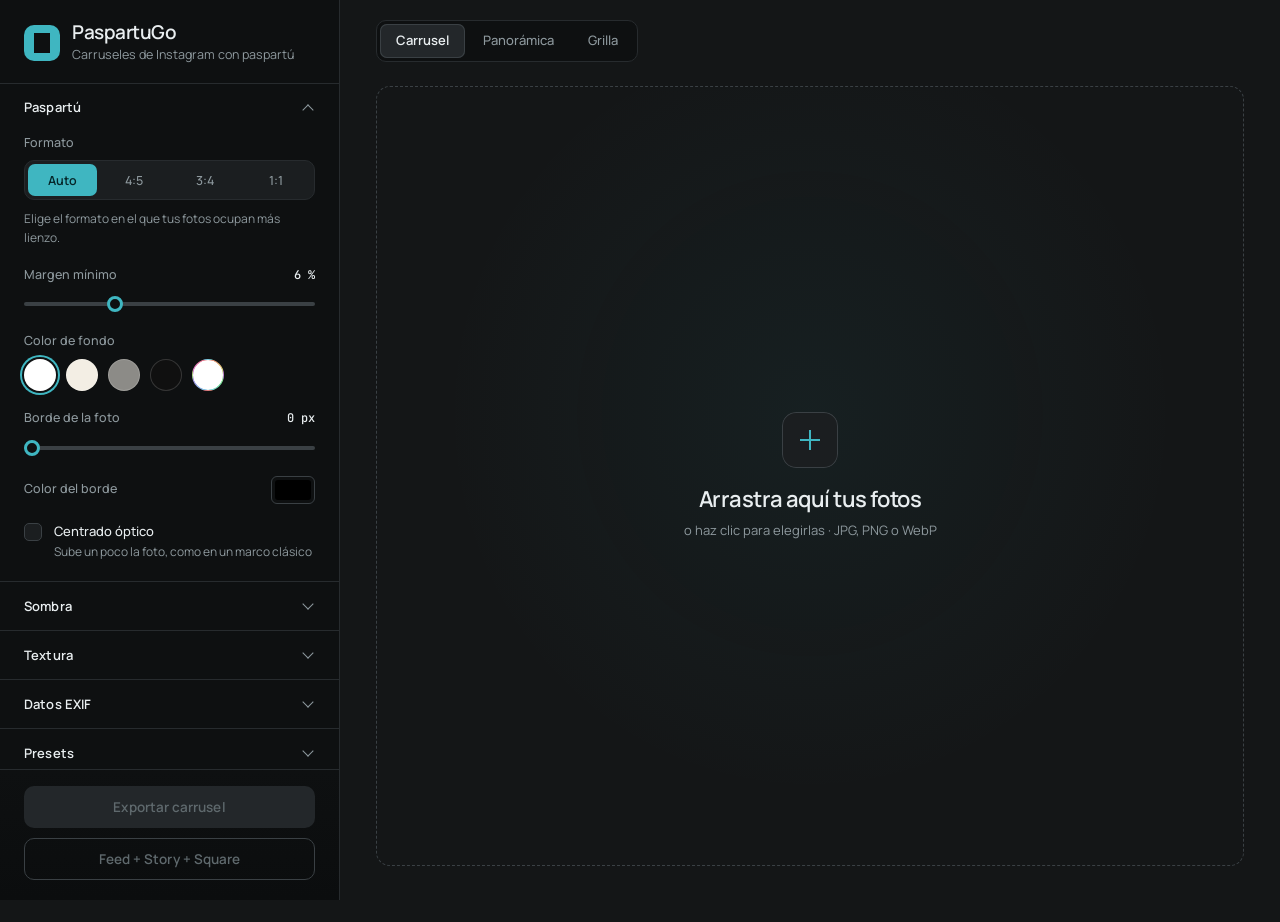
<file: paspartu_go/index.html>
<!DOCTYPE html>
<html lang="es">
<head>
  <meta charset="utf-8">
  <meta name="viewport" content="width=device-width, initial-scale=1">
  <title>PaspartuGo</title>
  <link rel="preconnect" href="https://fonts.googleapis.com">
  <link rel="preconnect" href="https://fonts.gstatic.com" crossorigin>
  <link href="https://fonts.googleapis.com/css2?family=Manrope:wght@400..700&family=JetBrains+Mono:wght@400..600&display=swap" rel="stylesheet">
  <meta name="theme-color" content="#0e1011">
  <link rel="stylesheet" href="../shared/css/base.css">
  <link rel="stylesheet" href="styles.css">
</head>
<body>
  <aside class="panel">
    <header class="brand">
      <h1>PaspartuGo</h1>
      <p>Carruseles de Instagram con paspartú</p>
    </header>

    <div class="controls">
      <details class="section" open>
        <summary>Paspartú</summary>
        <fieldset class="group" data-only="carousel">
          <legend>Formato</legend>
          <div class="segmented">
            <label><input type="radio" name="format" value="auto" data-bind="s.format"><span>Auto</span></label>
            <label><input type="radio" name="format" value="4:5" data-bind="s.format"><span>4:5</span></label>
            <label><input type="radio" name="format" value="3:4" data-bind="s.format"><span>3:4</span></label>
            <label><input type="radio" name="format" value="1:1" data-bind="s.format"><span>1:1</span></label>
          </div>
          <p class="note" id="format-note"></p>
        </fieldset>

        <label class="field">
          <span>Margen mínimo</span><output data-out="s.marginPct" data-unit=" %"></output>
          <input type="range" id="margin" min="0" max="20" step="0.5" data-bind="s.marginPct">
        </label>

        <fieldset class="group">
          <legend>Color de fondo</legend>
          <div class="swatches">
            <label title="Blanco"><input type="radio" name="color" value="#ffffff" data-bind="s.color" aria-label="Blanco"><span style="background:#ffffff"></span></label>
            <label title="Papel"><input type="radio" name="color" value="#f3eee4" data-bind="s.color" aria-label="Papel"><span style="background:#f3eee4"></span></label>
            <label title="Gris"><input type="radio" name="color" value="#8c8b87" data-bind="s.color" aria-label="Gris"><span style="background:#8c8b87"></span></label>
            <label title="Negro"><input type="radio" name="color" value="#101010" data-bind="s.color" aria-label="Negro"><span style="background:#101010"></span></label>
            <input type="color" id="custom-color" data-bind="s.color" title="Color personalizado" aria-label="Color personalizado">
          </div>
        </fieldset>

        <fieldset class="group" id="palette-group" hidden>
          <legend>Paleta de tus fotos</legend>
          <div class="palette" id="palette"></div>
          <div class="segmented two">
            <label><input type="radio" name="palette-target" value="background" data-bind="ui.paletteTarget"><span>Aplicar al fondo</span></label>
            <label><input type="radio" name="palette-target" value="border" data-bind="ui.paletteTarget"><span>Aplicar al borde</span></label>
          </div>
        </fieldset>

        <label class="field">
          <span>Borde de la foto</span><output data-out="s.border.width" data-unit=" px"></output>
          <input type="range" min="0" max="30" step="1" data-bind="s.border.width">
        </label>
        <label class="field inline">
          <span>Color del borde</span>
          <input type="color" data-bind="s.border.color">
        </label>

        <label class="check">
          <input type="checkbox" id="optical" data-bind="s.optical">
          <span>Centrado óptico<small>Sube un poco la foto, como en un marco clásico</small></span>
        </label>
      </details>

      <details class="section">
        <summary>Sombra</summary>
        <label class="check"><input type="checkbox" id="shadow-on" data-bind="s.shadow.enabled"><span>Activar sombra</span></label>
        <label class="field"><span>Desenfoque</span><output data-out="s.shadow.blur" data-unit=" px"></output>
          <input type="range" min="0" max="120" data-bind="s.shadow.blur"></label>
        <label class="field"><span>Desplazamiento X</span><output data-out="s.shadow.offsetX" data-unit=" px"></output>
          <input type="range" min="-60" max="60" data-bind="s.shadow.offsetX"></label>
        <label class="field"><span>Desplazamiento Y</span><output data-out="s.shadow.offsetY" data-unit=" px"></output>
          <input type="range" min="-60" max="60" data-bind="s.shadow.offsetY"></label>
        <label class="field"><span>Opacidad</span><output data-out="s.shadow.opacity" data-unit=" %"></output>
          <input type="range" min="0" max="100" data-bind="s.shadow.opacity"></label>
        <label class="field inline"><span>Color</span><input type="color" data-bind="s.shadow.color"></label>
      </details>

      <details class="section">
        <summary>Textura</summary>
        <label class="field inline"><span>Tipo</span>
          <select id="texture-preset" data-bind="s.texture.preset">
            <option value="none">Sin textura</option>
            <option value="film">Grano de película</option>
            <option value="paper">Papel mate</option>
            <option value="canvas">Lienzo</option>
            <option value="noise">Ruido sintético</option>
          </select>
        </label>
        <label class="field"><span>Intensidad</span><output data-out="s.texture.intensity" data-unit=" %"></output>
          <input type="range" min="20" max="200" step="10" data-bind="s.texture.intensity"></label>
        <label class="field"><span>Escala</span><output data-out="s.texture.scale" data-unit="×"></output>
          <input type="range" min="1" max="4" step="0.5" data-bind="s.texture.scale"></label>
        <label class="field"><span>Opacidad</span><output data-out="s.texture.opacity" data-unit=" %"></output>
          <input type="range" min="0" max="100" data-bind="s.texture.opacity"></label>
      </details>

      <details class="section">
        <summary>Datos EXIF</summary>
        <label class="check"><input type="checkbox" id="exif-on" data-bind="s.exif.enabled"><span>Mostrar en el margen<small>El texto se edita bajo cada imagen</small></span></label>
        <fieldset class="group">
          <legend>Posición</legend>
          <div class="segmented three">
            <label><input type="radio" name="exif-position" value="left" data-bind="s.exif.position"><span>Izquierda</span></label>
            <label><input type="radio" name="exif-position" value="center" data-bind="s.exif.position"><span>Centro</span></label>
            <label><input type="radio" name="exif-position" value="right" data-bind="s.exif.position"><span>Derecha</span></label>
          </div>
        </fieldset>
        <label class="field inline"><span>Tipografía</span>
          <select data-bind="s.exif.font">
            <option value="sans">Sans</option>
            <option value="serif">Serif</option>
            <option value="mono">Mono</option>
          </select>
        </label>
        <label class="field"><span>Tamaño</span><output data-out="s.exif.size" data-unit=" px"></output>
          <input type="range" min="14" max="36" data-bind="s.exif.size"></label>
      </details>

      <details class="section">
        <summary>Presets</summary>
        <label class="field inline"><span>Cargar</span>
          <select id="preset-list"></select>
        </label>
        <div class="preset-save">
          <input type="text" id="preset-name" placeholder="Nombre del preset" maxlength="40" aria-label="Nombre del preset">
          <button type="button" class="ghost small" id="preset-save">Guardar</button>
        </div>
        <button type="button" class="ghost small" id="preset-delete" hidden>Borrar preset</button>
      </details>

      <details class="section">
        <summary>Zonas seguras</summary>
        <label class="check"><input type="checkbox" id="zones-on" data-bind="ui.zones"><span>Mostrar guías<small>Solo en pantalla; no se exportan</small></span></label>
        <div class="segmented two" data-only="carousel">
          <label><input type="radio" name="preview" value="feed" data-bind="ui.preview"><span>Feed</span></label>
          <label><input type="radio" name="preview" value="story" data-bind="ui.preview"><span>Story</span></label>
        </div>
      </details>
    </div>

    <div class="actions">
      <p class="note warn" id="grid-note" hidden></p>
      <p class="note warn" id="count-note" hidden></p>

      <button type="button" class="primary" id="export" data-only="carousel" disabled>Exportar carrusel</button>
      <button type="button" class="ghost" id="export-multi" data-only="carousel" disabled>Feed + Story + Square</button>

      <button type="button" class="primary" id="export-panorama" data-only="panorama" disabled>Exportar paneles</button>
      <button type="button" class="ghost" id="clear" hidden>Vaciar</button>
    </div>
  </aside>

  <main class="stage" id="stage">
    <nav class="tabs" role="tablist" aria-label="Vistas">
      <button type="button" role="tab" data-tab="carousel">Carrusel</button>
      <button type="button" role="tab" data-tab="panorama">Panorámica</button>
      <button type="button" role="tab" data-tab="grid">Grilla</button>
    </nav>

    <section data-view="carousel">
      <div class="toolbar" id="toolbar" hidden>
        <span id="summary"></span>
        <button type="button" class="ghost" id="add-more">Añadir fotos</button>
      </div>
      <button type="button" class="dropzone" id="dropzone">
        <strong>Arrastra aquí tus fotos</strong>
        <span>o haz clic para elegirlas · JPG, PNG o WebP</span>
      </button>
      <ol class="slides" id="slides" hidden></ol>
    </section>

    <section data-view="panorama" hidden>
      <button type="button" class="dropzone" id="pano-dropzone">
        <strong>Arrastra aquí tu panorámica</strong>
        <span>Se divide en paneles contiguos para un carrusel continuo</span>
      </button>
      <div id="pano-editor" hidden>
        <div class="pano-options">
          <label class="field"><span>Paneles</span><output data-out="pano.panels"></output>
            <input type="range" id="pano-panels" min="2" max="10" data-bind="pano.panels"></label>
          <fieldset class="group">
            <legend>Formato</legend>
            <div class="segmented two">
              <label><input type="radio" name="pano-format" value="4:5" data-bind="pano.format"><span>4:5</span></label>
              <label><input type="radio" name="pano-format" value="1:1" data-bind="pano.format"><span>1:1</span></label>
            </div>
          </fieldset>
          <fieldset class="group">
            <legend>Paspartú</legend>
            <div class="segmented two">
              <label title="Rodea la panorámica entera; la imagen es continua entre slides"><input type="radio" name="pano-order" value="before" data-bind="pano.marginOrder"><span>Antes de dividir</span></label>
              <label title="Cada panel lleva su propio marco"><input type="radio" name="pano-order" value="after" data-bind="pano.marginOrder"><span>Después</span></label>
            </div>
          </fieldset>
          <fieldset class="group">
            <legend>Ajuste</legend>
            <div class="segmented two">
              <label><input type="radio" name="pano-fit" value="cover" data-bind="pano.fit"><span>Rellenar</span></label>
              <label><input type="radio" name="pano-fit" value="contain" data-bind="pano.fit"><span>Encajar</span></label>
            </div>
          </fieldset>
        </div>
        <p class="note" id="pano-note"></p>
        <div class="panels" id="panels"></div>
        <textarea class="pano-caption" id="pano-caption" rows="2" placeholder="Equipo&#10;Ajustes" aria-label="Datos de la panorámica" hidden></textarea>
        <button type="button" class="ghost" id="pano-change">Cambiar imagen</button>
      </div>
    </section>

    <section data-view="grid" hidden>
      <div class="toolbar">
        <span>Tu portada entre tus publicaciones. Arrastra para probar el orden.</span>
        <button type="button" class="ghost" id="grid-add">Cargar publicaciones</button>
      </div>
      <div class="profile">
        <header class="profile-head">
          <span class="avatar"></span>
          <span class="profile-lines"><i></i><i></i></span>
        </header>
        <ol class="grid" id="grid"></ol>
      </div>
    </section>
  </main>

  <input type="file" id="file-input" accept="image/jpeg,image/png,image/webp" multiple hidden>
  <input type="file" id="pano-input" accept="image/jpeg,image/png,image/webp" hidden>
  <input type="file" id="grid-input" accept="image/*" multiple hidden>
  <div class="toast" id="toast" role="status" hidden></div>

  <script src="../shared/js/random.js"></script>
  <script src="../shared/js/layout.js"></script>
  <script src="js/panorama.js"></script>
  <script src="../shared/js/exif.js"></script>
  <script src="js/palette.js"></script>
  <script src="js/texture.js"></script>
  <script src="../shared/js/safezones.js"></script>
  <script src="js/presets.js"></script>
  <script src="../shared/js/zip.js"></script>
  <script src="js/compositor.js"></script>
  <script src="js/exporters.js"></script>
  <script src="../shared/js/dom.js"></script>
  <script src="js/grid.js"></script>
  <script src="js/app.js"></script>
</body>
</html>
</file>
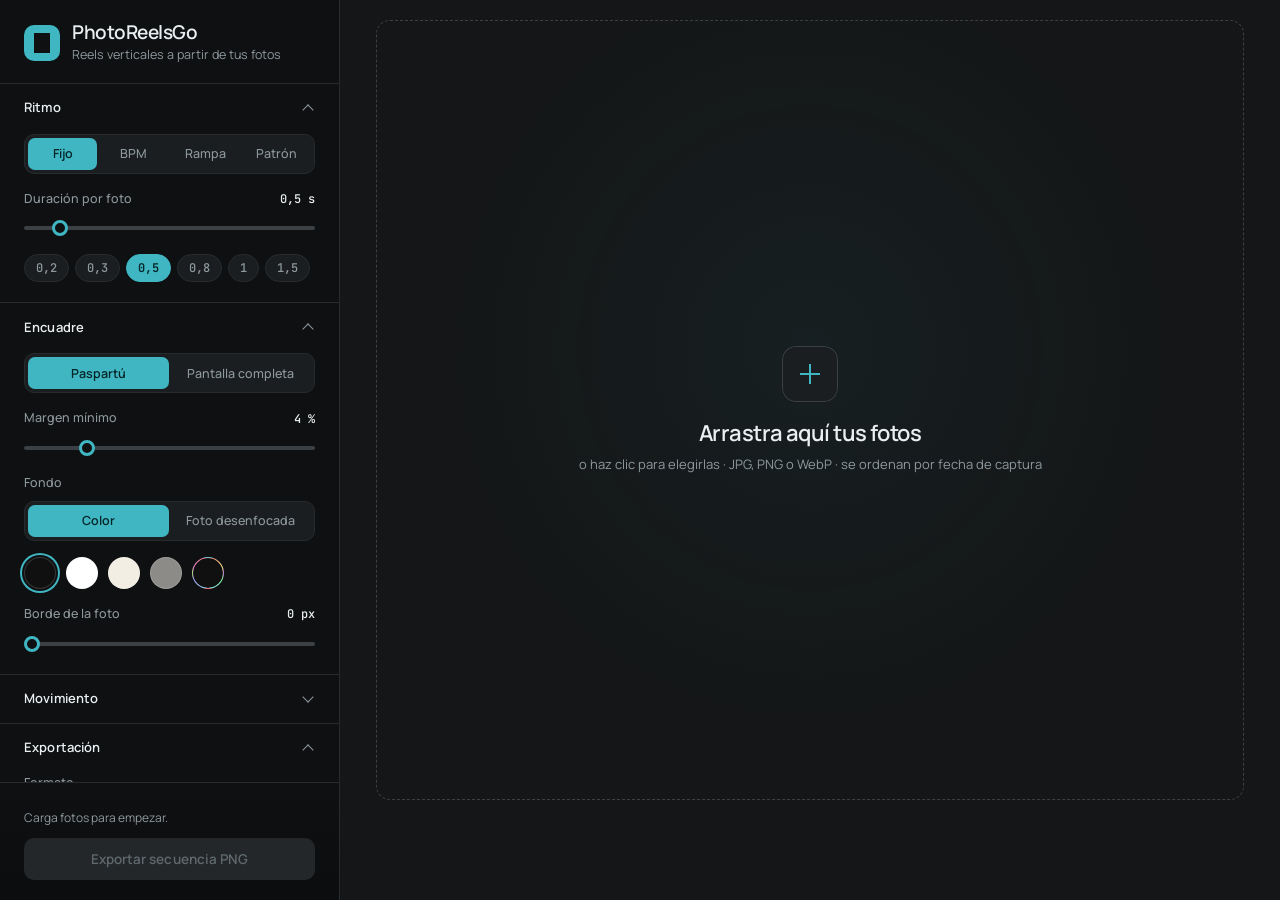
<file: photoreels_go/index.html>
<!DOCTYPE html>
<html lang="es">
<head>
  <meta charset="utf-8">
  <meta name="viewport" content="width=device-width, initial-scale=1">
  <title>PhotoReelsGo</title>
  <link rel="preconnect" href="https://fonts.googleapis.com">
  <link rel="preconnect" href="https://fonts.gstatic.com" crossorigin>
  <link href="https://fonts.googleapis.com/css2?family=Manrope:wght@400..700&family=JetBrains+Mono:wght@400..600&display=swap" rel="stylesheet">
  <meta name="theme-color" content="#0e1011">
  <link rel="stylesheet" href="../shared/css/base.css">
  <link rel="stylesheet" href="styles.css">
</head>
<body>
  <aside class="panel">
    <header class="brand">
      <h1>PhotoReelsGo</h1>
      <p>Reels verticales a partir de tus fotos</p>
    </header>

    <div class="controls">
      <details class="section" open>
        <summary>Ritmo</summary>
        <div class="segmented">
          <label><input type="radio" name="pacing" value="constant" data-bind="s.pacing.mode"><span>Fijo</span></label>
          <label><input type="radio" name="pacing" value="bpm" data-bind="s.pacing.mode"><span>BPM</span></label>
          <label><input type="radio" name="pacing" value="ramp" data-bind="s.pacing.mode"><span>Rampa</span></label>
          <label><input type="radio" name="pacing" value="pattern" data-bind="s.pacing.mode"><span>Patrón</span></label>
        </div>

        <div class="stack" data-show="s.pacing.mode=constant">
          <label class="field"><span>Duración por foto</span><output data-out="s.pacing.seconds" data-unit=" s"></output>
            <input type="range" min="0.1" max="4" step="0.05" data-bind="s.pacing.seconds"></label>
          <div class="chips" aria-label="Duraciones habituales">
            <button type="button" data-set="s.pacing.seconds" data-value="0.2">0,2</button>
            <button type="button" data-set="s.pacing.seconds" data-value="0.3">0,3</button>
            <button type="button" data-set="s.pacing.seconds" data-value="0.5">0,5</button>
            <button type="button" data-set="s.pacing.seconds" data-value="0.8">0,8</button>
            <button type="button" data-set="s.pacing.seconds" data-value="1">1</button>
            <button type="button" data-set="s.pacing.seconds" data-value="1.5">1,5</button>
          </div>
        </div>

        <div class="stack" data-show="s.pacing.mode=bpm">
          <label class="field"><span>Tempo de la canción</span><output data-out="s.pacing.bpm" data-unit=" BPM"></output>
            <input type="range" min="40" max="220" step="1" data-bind="s.pacing.bpm"></label>
          <fieldset class="group">
            <legend>Tiempos por foto</legend>
            <div class="segmented">
              <label><input type="radio" name="beats" value="0.5" data-bind="s.pacing.beats" data-type="number"><span>½</span></label>
              <label><input type="radio" name="beats" value="1" data-bind="s.pacing.beats" data-type="number"><span>1</span></label>
              <label><input type="radio" name="beats" value="2" data-bind="s.pacing.beats" data-type="number"><span>2</span></label>
              <label><input type="radio" name="beats" value="4" data-bind="s.pacing.beats" data-type="number"><span>4</span></label>
            </div>
          </fieldset>
          <p class="note">Los cortes caen en el tiempo de la canción que pondrás en el editor. Empieza el audio en el fotograma 0.</p>
        </div>

        <div class="stack" data-show="s.pacing.mode=ramp">
          <label class="field"><span>Primera foto</span><output data-out="s.pacing.from" data-unit=" s"></output>
            <input type="range" min="0.1" max="4" step="0.05" data-bind="s.pacing.from"></label>
          <label class="field"><span>Última foto</span><output data-out="s.pacing.to" data-unit=" s"></output>
            <input type="range" min="0.1" max="4" step="0.05" data-bind="s.pacing.to"></label>
          <p class="note">De 1 s a 0,2 s acelera; al revés, frena.</p>
        </div>

        <div class="stack" data-show="s.pacing.mode=pattern">
          <label class="field"><span>Segundos que se repiten</span>
            <input type="text" class="wide" data-bind="s.pacing.pattern" placeholder="0.8 0.3 0.3 0.8" spellcheck="false"></label>
          <p class="note">Separa los valores con espacios. Al acabar el patrón vuelve a empezar.</p>
        </div>
      </details>

      <details class="section" open>
        <summary>Encuadre</summary>
        <div class="segmented two">
          <label><input type="radio" name="framing" value="paspartu" data-bind="s.framing.mode"><span>Paspartú</span></label>
          <label><input type="radio" name="framing" value="fill" data-bind="s.framing.mode"><span>Pantalla completa</span></label>
        </div>

        <div class="stack" data-show="s.framing.mode=paspartu">
          <label class="field"><span>Margen mínimo</span><output data-out="s.framing.marginPct" data-unit=" %"></output>
            <input type="range" min="0" max="20" step="0.5" data-bind="s.framing.marginPct"></label>
          <fieldset class="group">
            <legend>Fondo</legend>
            <div class="segmented two">
              <label><input type="radio" name="background" value="color" data-bind="s.framing.background"><span>Color</span></label>
              <label><input type="radio" name="background" value="blur" data-bind="s.framing.background"><span>Foto desenfocada</span></label>
            </div>
          </fieldset>
          <div class="swatches" data-show="s.framing.background=color">
            <label title="Negro"><input type="radio" name="color" value="#101010" data-bind="s.framing.color" aria-label="Negro"><span style="background:#101010"></span></label>
            <label title="Blanco"><input type="radio" name="color" value="#ffffff" data-bind="s.framing.color" aria-label="Blanco"><span style="background:#ffffff"></span></label>
            <label title="Papel"><input type="radio" name="color" value="#f3eee4" data-bind="s.framing.color" aria-label="Papel"><span style="background:#f3eee4"></span></label>
            <label title="Gris"><input type="radio" name="color" value="#8c8b87" data-bind="s.framing.color" aria-label="Gris"><span style="background:#8c8b87"></span></label>
            <input type="color" id="custom-color" data-bind="s.framing.color" title="Color personalizado" aria-label="Color personalizado">
          </div>
          <label class="field" data-show="s.framing.background=blur"><span>Desenfoque</span><output data-out="s.framing.blur" data-unit=" px"></output>
            <input type="range" min="10" max="120" step="5" data-bind="s.framing.blur"></label>
          <label class="field"><span>Borde de la foto</span><output data-out="s.framing.borderWidth" data-unit=" px"></output>
            <input type="range" min="0" max="30" step="1" data-bind="s.framing.borderWidth"></label>
          <label class="field inline" data-show="s.framing.borderWidth!=0"><span>Color del borde</span>
            <input type="color" data-bind="s.framing.borderColor"></label>
        </div>

        <p class="note" data-show="s.framing.mode=fill">Llena el 9:16 recortando la foto. Haz clic en cada miniatura para elegir qué parte se conserva.</p>
      </details>

      <details class="section">
        <summary>Movimiento</summary>
        <label class="check"><input type="checkbox" data-bind="s.motion.enabled"><span>Zoom o paneo suave<small>Solo en fotos de 0,8 s o más; en las cortas se vería como un temblor</small></span></label>
        <label class="field inline"><span>Dirección</span>
          <select data-bind="s.motion.direction">
            <option value="alternate">Alternar acercar y alejar</option>
            <option value="zoom-in">Acercar</option>
            <option value="zoom-out">Alejar</option>
            <option value="pan-right">Paneo a la derecha</option>
            <option value="pan-left">Paneo a la izquierda</option>
            <option value="pan-down">Paneo hacia abajo</option>
            <option value="pan-up">Paneo hacia arriba</option>
          </select>
        </label>
        <label class="field"><span>Intensidad</span><output data-out="s.motion.zoomPct" data-unit=" %"></output>
          <input type="range" min="1" max="15" step="1" data-bind="s.motion.zoomPct"></label>
      </details>

      <details class="section" open>
        <summary>Exportación</summary>
        <fieldset class="group">
          <legend>Formato</legend>
          <div class="segmented three">
            <label><input type="radio" name="out-format" value="png" data-bind="s.output.format"><span>PNG</span></label>
            <label><input type="radio" name="out-format" value="jpeg" data-bind="s.output.format"><span>JPEG</span></label>
            <label><input type="radio" name="out-format" value="mp4" data-bind="s.output.format"><span>MP4</span></label>
          </div>
          <p class="note" data-show="s.output.format=png">Secuencia sin pérdida para DaVinci Resolve. La versión gratuita en Linux no abre H.264.</p>
          <p class="note" data-show="s.output.format=jpeg">Secuencia al 95 %: ocupa mucho menos que PNG y casi no se distingue.</p>
          <p class="note" data-show="s.output.format=mp4">H.264 para subir directamente a Instagram, o para editores que lo abren (Kdenlive, Shotcut, DaVinci Studio).</p>
        </fieldset>
        <fieldset class="group">
          <legend>Resolución</legend>
          <div class="segmented two">
            <label><input type="radio" name="resolution" value="fhd" data-bind="s.output.resolution"><span>1080×1920</span></label>
            <label><input type="radio" name="resolution" value="uhd" data-bind="s.output.resolution"><span>4K vertical</span></label>
          </div>
        </fieldset>
        <fieldset class="group">
          <legend>Fotogramas por segundo</legend>
          <div class="segmented three">
            <label><input type="radio" name="fps" value="24" data-bind="s.output.fps" data-type="number"><span>24</span></label>
            <label><input type="radio" name="fps" value="30" data-bind="s.output.fps" data-type="number"><span>30</span></label>
            <label><input type="radio" name="fps" value="60" data-bind="s.output.fps" data-type="number"><span>60</span></label>
          </div>
        </fieldset>
        <fieldset class="group" data-show="s.output.format=mp4">
          <legend>Bitrate</legend>
          <div class="segmented">
            <label><input type="radio" name="mbps" value="12" data-bind="s.output.mbps" data-type="number"><span>12</span></label>
            <label><input type="radio" name="mbps" value="25" data-bind="s.output.mbps" data-type="number"><span>25</span></label>
            <label><input type="radio" name="mbps" value="40" data-bind="s.output.mbps" data-type="number"><span>40</span></label>
            <label><input type="radio" name="mbps" value="80" data-bind="s.output.mbps" data-type="number"><span>80</span></label>
          </div>
          <p class="note">Mbit/s. Instagram recomprime; 25 basta para 1080×1920.</p>
        </fieldset>
      </details>

      <details class="section">
        <summary>Zonas seguras</summary>
        <label class="check"><input type="checkbox" data-bind="ui.zones"><span>Mostrar guías de Reels<small>Solo en la vista previa; no se exportan</small></span></label>
      </details>
    </div>

    <div class="actions">
      <p class="note" id="total-note"></p>
      <p class="note warn" id="flash-note" hidden></p>
      <p class="note warn" id="length-note" hidden></p>
      <p class="note warn" id="res-note" hidden></p>
      <p class="note" id="target-note" hidden></p>
      <button type="button" class="primary" id="export" disabled>Exportar</button>
      <button type="button" class="ghost" id="cancel" hidden>Cancelar</button>
      <button type="button" class="ghost" id="clear" hidden>Vaciar</button>
    </div>
  </aside>

  <main class="stage" id="stage">
    <button type="button" class="dropzone" id="dropzone">
      <strong>Arrastra aquí tus fotos</strong>
      <span>o haz clic para elegirlas · JPG, PNG o WebP · se ordenan por fecha de captura</span>
    </button>

    <div class="workspace" id="workspace" hidden>
      <section class="player" aria-label="Vista previa">
        <canvas id="preview" role="img" aria-label="Vista previa del reel"></canvas>
        <div class="transport">
          <button type="button" class="ghost small" id="play" aria-label="Reproducir">▶</button>
          <input type="range" id="scrub" min="0" max="0" value="0" aria-label="Posición">
          <span id="time" class="time"></span>
        </div>
      </section>

      <section class="clips-area">
        <div class="toolbar">
          <span id="summary"></span>
          <span class="order">
            <span>Ordenar:</span>
            <button type="button" class="ghost small" data-order="date">Fecha</button>
            <button type="button" class="ghost small" data-order="name">Nombre</button>
            <button type="button" class="ghost small" data-order="random">Aleatorio</button>
            <button type="button" class="ghost small" id="add-more">Añadir fotos</button>
          </span>
        </div>
        <ol class="clips" id="clips"></ol>
      </section>
    </div>
  </main>

  <input type="file" id="file-input" accept="image/jpeg,image/png,image/webp" multiple hidden>
  <div class="toast" id="toast" role="status" hidden></div>

  <script src="../shared/js/random.js"></script>
  <script src="../shared/js/layout.js"></script>
  <script src="../shared/js/exif.js"></script>
  <script src="../shared/js/safezones.js"></script>
  <script src="../shared/js/zip.js"></script>
  <script src="../shared/js/dom.js"></script>
  <script src="js/kenburns.js"></script>
  <script src="js/mp4.js"></script>
  <script src="js/codec.js"></script>
  <script src="js/timeline.js"></script>
  <script src="js/framing.js"></script>
  <script src="js/order.js"></script>
  <script src="js/settings.js"></script>
  <script src="js/render.js"></script>
  <script src="js/app.js"></script>
</body>
</html>
</file>
<file: shared/css/base.css>
/* Estilos comunes de PaspartuGo y PhotoReelsGo.
   Sistema guiado por taste-skill: acento teal de la paleta "cool-white-slate",
   tipografía Manrope + JetBrains Mono, radio "soft", movimiento con los tokens
   de la skill (150 ms de entrada, 120 ms de salida, 90 ms al pulsar).
   Fondo grafito neutro en lugar del claro repartido: en una herramienta de
   foto un fondo neutro no tiñe la percepción del color del paspartú. */

:root {
  --bg: #141617;
  --panel: #0e1011;
  --surface: #1b1e20;
  --surface-2: #23272a;
  --line: #272b2e;
  --line-strong: #3a4044;
  --text: #e9eef0;
  --muted: #8e999e;
  --accent: #3fb6c1;
  --accent-hover: #5cc6cf;
  --accent-ink: #062629;
  --accent-soft: rgb(63 182 193 / 0.14);
  --warn: #f0c27a;

  --font-text: "Manrope", system-ui, -apple-system, "Segoe UI", Roboto, sans-serif;
  --font-mono: "JetBrains Mono", ui-monospace, "SFMono-Regular", Menlo, Consolas, monospace;

  --r-sm: 6px;
  --r-md: 10px;
  --r-lg: 14px;

  --ease: cubic-bezier(.2, .8, .2, 1);
  --m-in: 150ms;
  --m-out: 120ms;
  --m-press: 90ms;
  --m-image: 600ms;

  color-scheme: dark;
}

* { box-sizing: border-box; }
[hidden] { display: none !important; }

body {
  margin: 0;
  min-height: 100vh;
  display: grid;
  grid-template-columns: 340px 1fr;
  background: var(--bg);
  color: var(--text);
  font: 400 14.5px/1.5 var(--font-text);
  -webkit-font-smoothing: antialiased;
}

button, input, select, textarea { font: inherit; color: inherit; }
button { cursor: pointer; }
:focus-visible { outline: 2px solid var(--accent); outline-offset: 2px; border-radius: var(--r-sm); }
output, .tnum { font-family: var(--font-mono); font-variant-numeric: tabular-nums; }

/* Panel */
.panel {
  position: sticky;
  top: 0;
  height: 100vh;
  display: flex;
  flex-direction: column;
  background: var(--panel);
  border-right: 1px solid var(--line);
}

.brand {
  display: grid;
  grid-template-columns: auto 1fr;
  gap: 2px 12px;
  align-items: center;
  padding: 22px 24px 18px;
}
.brand::before {
  content: "";
  grid-row: 1 / 3;
  width: 36px;
  height: 36px;
  border-radius: var(--r-md);
  background:
    linear-gradient(var(--panel), var(--panel)) center / 16px 20px no-repeat,
    var(--accent);
  box-shadow: inset 0 0 0 7px var(--accent);
}
.brand h1 {
  margin: 0;
  font: 600 19px/1.15 var(--font-text);
  letter-spacing: -0.025em;
}
.brand p { margin: 0; color: var(--muted); font-size: 12.5px; }

.controls {
  flex: 1;
  min-height: 0;
  overflow-y: auto;
  border-top: 1px solid var(--line);
  scrollbar-width: thin;
  scrollbar-color: var(--line-strong) transparent;
}

.section { padding: 0 24px; border-bottom: 1px solid var(--line); }
.section > summary {
  display: flex;
  justify-content: space-between;
  align-items: center;
  min-height: 48px;
  font-weight: 600;
  font-size: 13px;
  letter-spacing: 0.01em;
  cursor: pointer;
  list-style: none;
  color: var(--text);
  transition: color var(--m-out) var(--ease);
}
.section > summary::-webkit-details-marker { display: none; }
.section > summary::after {
  content: "";
  width: 7px;
  height: 7px;
  margin-right: 3px;
  border-right: 1.5px solid var(--muted);
  border-bottom: 1.5px solid var(--muted);
  transform: translateY(-2px) rotate(45deg);
  transition: transform 200ms var(--ease);
}
.section[open] > summary::after { transform: translateY(2px) rotate(-135deg); }
.section > summary:hover { color: var(--accent-hover); transition-duration: var(--m-in); }
.section[open] { padding-bottom: 20px; }
.panel .section > * + * { margin-top: 18px; }
.panel .section > summary + * { margin-top: 2px; }

.group { margin: 0; padding: 0; border: 0; min-width: 0; }
.group legend, .label { padding: 0; font-weight: 500; font-size: 12.5px; color: var(--muted); }
.group legend { margin-bottom: 8px; }
.field {
  display: grid;
  grid-template-columns: 1fr auto;
  gap: 10px;
  align-items: center;
  font-size: 12.5px;
  font-weight: 500;
  color: var(--muted);
}
.field > span:first-child { color: var(--muted); }
.field output { color: var(--text); font-size: 12px; }
.field input[type="range"] { grid-column: 1 / -1; }
.field.inline select { max-width: 190px; }
.field input[type="color"] {
  width: 44px;
  height: 28px;
  padding: 0;
  border: 1px solid var(--line-strong);
  border-radius: var(--r-sm);
  background: none;
  cursor: pointer;
}
.field input[type="color"]::-webkit-color-swatch-wrapper { padding: 3px; }
.field input[type="color"]::-webkit-color-swatch { border: 0; border-radius: 3px; }

select, input[type="text"], textarea {
  border: 1px solid var(--line);
  border-radius: var(--r-sm);
  background: var(--surface);
  color: var(--text);
  padding: 7px 10px;
  font-size: 13px;
  transition: border-color var(--m-out) var(--ease), box-shadow var(--m-out) var(--ease);
}
select {
  appearance: none;
  padding-right: 30px;
  background:
    linear-gradient(45deg, transparent 50%, var(--muted) 50%) right 15px center / 5px 5px no-repeat,
    linear-gradient(-45deg, transparent 50%, var(--muted) 50%) right 10px center / 5px 5px no-repeat,
    var(--surface);
  cursor: pointer;
}
:is(select, input[type="text"], textarea):hover { border-color: var(--line-strong); transition-duration: var(--m-in); }
:is(select, input[type="text"], textarea):focus {
  outline: none;
  border-color: var(--accent);
  box-shadow: 0 0 0 3px var(--accent-soft);
  transition-duration: 140ms;
}
::placeholder { color: #5f696d; }

.note { margin: 10px 0 0; color: var(--muted); font-size: 12px; line-height: 1.55; }
.note.warn { margin: 0; color: var(--warn); }

/* Control segmentado */
.segmented {
  display: grid;
  grid-template-columns: repeat(4, 1fr);
  gap: 2px;
  padding: 3px;
  border-radius: var(--r-md);
  background: var(--surface);
  border: 1px solid var(--line);
}
.segmented.two { grid-template-columns: repeat(2, 1fr); }
.segmented.three { grid-template-columns: repeat(3, 1fr); }
.segmented label, .swatches label { position: relative; }
.segmented input { position: absolute; opacity: 0; pointer-events: none; }
.segmented span {
  display: flex;
  align-items: center;
  justify-content: center;
  min-height: 32px;
  padding: 4px 6px;
  border-radius: 7px;
  text-align: center;
  font-size: 12.5px;
  font-weight: 500;
  line-height: 1.2;
  color: var(--muted);
  cursor: pointer;
  transition: background-color var(--m-out) var(--ease), color var(--m-out) var(--ease), transform var(--m-press) var(--ease);
}
.segmented label:hover span { color: var(--text); background: var(--surface-2); transition-duration: var(--m-in); }
.segmented label:active span { transform: scale(.985); }
.segmented input:checked + span,
.segmented label:hover input:checked + span { background: var(--accent); color: var(--accent-ink); font-weight: 600; }
.segmented input:focus-visible + span { outline: 2px solid var(--text); outline-offset: -2px; }

/* Deslizadores */
input[type="range"] {
  width: 100%;
  height: 20px;
  margin: 0;
  background: none;
  appearance: none;
  cursor: pointer;
}
input[type="range"]::-webkit-slider-runnable-track {
  height: 4px;
  border-radius: 2px;
  background: var(--line-strong);
}
input[type="range"]::-moz-range-track { height: 4px; border-radius: 2px; background: var(--line-strong); }
input[type="range"]::-moz-range-progress { height: 4px; border-radius: 2px; background: var(--accent); }
input[type="range"]::-webkit-slider-thumb {
  appearance: none;
  width: 16px;
  height: 16px;
  margin-top: -6px;
  border-radius: 50%;
  border: 3px solid var(--accent);
  background: var(--panel);
  transition: transform var(--m-out) var(--ease);
}
input[type="range"]::-moz-range-thumb {
  width: 10px;
  height: 10px;
  border-radius: 50%;
  border: 3px solid var(--accent);
  background: var(--panel);
}
input[type="range"]:hover::-webkit-slider-thumb { transform: scale(1.15); transition-duration: var(--m-in); }
input[type="range"]:active::-webkit-slider-thumb { background: var(--accent); }
input[type="range"]:focus-visible { outline-offset: 4px; }

/* Muestras de color */
.swatches { display: flex; align-items: center; gap: 10px; }
.swatches label { display: block; cursor: pointer; }
.swatches label input { position: absolute; opacity: 0; pointer-events: none; }
.swatches label span, .swatches input[type="color"] {
  display: block;
  width: 32px;
  height: 32px;
  border-radius: 50%;
  border: 1px solid rgb(255 255 255 / 0.16);
  transition: box-shadow var(--m-out) var(--ease), transform var(--m-press) var(--ease);
}
.swatches label:hover span { box-shadow: 0 0 0 2px var(--panel), 0 0 0 4px var(--line-strong); transition-duration: var(--m-in); }
.swatches label:active span { transform: scale(.96); }
.swatches label input:checked + span,
.swatches input[type="color"].active { box-shadow: 0 0 0 2px var(--panel), 0 0 0 4px var(--accent); }
.swatches label input:focus-visible + span { outline: 2px solid var(--text); outline-offset: 5px; }
.swatches input[type="color"] {
  padding: 0;
  background: conic-gradient(from 0deg, #e06666, #e0c066, #66e08a, #66c6e0, #8a8ae0, #e066b8, #e06666);
  cursor: pointer;
  overflow: hidden;
}
.swatches input[type="color"]::-webkit-color-swatch-wrapper { padding: 0; }
.swatches input[type="color"]::-webkit-color-swatch { border: 0; border-radius: 50%; }
.swatches input[type="color"]::-moz-color-swatch { border: 0; border-radius: 50%; }

/* Casillas */
.check { display: flex; gap: 12px; align-items: flex-start; font-size: 13px; font-weight: 500; cursor: pointer; }
.check input {
  appearance: none;
  flex: none;
  width: 18px;
  height: 18px;
  margin: 1px 0 0;
  border: 1.5px solid var(--line-strong);
  border-radius: 5px;
  background: var(--surface);
  display: grid;
  place-items: center;
  cursor: pointer;
  transition: background-color var(--m-out) var(--ease), border-color var(--m-out) var(--ease);
}
.check input::after {
  content: "";
  width: 5px;
  height: 9px;
  margin-top: -2px;
  border-right: 2px solid var(--accent-ink);
  border-bottom: 2px solid var(--accent-ink);
  transform: rotate(45deg) scale(0);
  transition: transform 160ms var(--ease);
}
.check input:checked { background: var(--accent); border-color: var(--accent); }
.check input:checked::after { transform: rotate(45deg) scale(1); }
.check:hover input:not(:checked) { border-color: var(--muted); transition-duration: var(--m-in); }
.check small { display: block; margin-top: 2px; color: var(--muted); font-weight: 400; font-size: 12px; }

/* Acciones */
.actions {
  display: flex;
  flex-direction: column;
  gap: 10px;
  padding: 16px 24px 20px;
  border-top: 1px solid var(--line);
  background: linear-gradient(to bottom, var(--panel), #0b0d0e);
}
.actions .section { padding: 0; border: 0; }
.actions .section > summary { padding: 4px 0; }
.actions .section[open] { padding-bottom: 0; }
.actions .section button { width: 100%; }

.primary, .ghost {
  min-height: 42px;
  border-radius: var(--r-md);
  padding: 10px 16px;
  font-size: 13.5px;
  font-weight: 600;
  letter-spacing: 0.005em;
  transition:
    background-color var(--m-out) var(--ease),
    border-color var(--m-out) var(--ease),
    color var(--m-out) var(--ease),
    transform var(--m-press) var(--ease);
}
.primary { border: 0; background: var(--accent); color: var(--accent-ink); }
.primary:hover:not(:disabled) { background: var(--accent-hover); transition-duration: var(--m-in); }
.primary:disabled { background: var(--surface-2); color: #5f696d; cursor: not-allowed; }
.ghost { border: 1px solid var(--line-strong); background: transparent; color: var(--text); }
.ghost:hover:not(:disabled) { background: var(--surface); border-color: #566065; transition-duration: var(--m-in); }
.ghost:disabled { color: #5f696d; cursor: not-allowed; }
.ghost.small { min-height: 32px; padding: 5px 12px; font-size: 12.5px; font-weight: 500; border-radius: var(--r-sm); }

@media (hover: hover) and (pointer: fine) {
  :is(.primary, .ghost):hover:not(:disabled) { transform: translateY(-1px); }
}
:is(.primary, .ghost):active:not(:disabled) { transform: translateY(1px) scale(.985); }

/* Zona de trabajo */
.stage { padding: 20px 36px 56px; min-width: 0; }

.tabs {
  display: inline-flex;
  gap: 2px;
  margin-bottom: 24px;
  padding: 3px;
  border-radius: var(--r-md);
  background: var(--panel);
  border: 1px solid var(--line);
}
.tabs button {
  min-height: 34px;
  padding: 6px 16px;
  border: 0;
  border-radius: 7px;
  background: none;
  color: var(--muted);
  font-size: 13px;
  font-weight: 500;
  transition: background-color var(--m-out) var(--ease), color var(--m-out) var(--ease);
}
.tabs button:hover { color: var(--text); background: var(--surface); transition-duration: var(--m-in); }
.tabs button[aria-selected="true"] { color: var(--text); background: var(--surface-2); font-weight: 600; box-shadow: inset 0 0 0 1px var(--line-strong); }

.stage.dragging .dropzone { border-color: var(--accent); background: var(--accent-soft); }

.toolbar {
  display: flex;
  justify-content: space-between;
  align-items: center;
  flex-wrap: wrap;
  gap: 12px 16px;
  margin-bottom: 22px;
  color: var(--muted);
  font-size: 13px;
}

.dropzone {
  display: flex;
  flex-direction: column;
  align-items: center;
  justify-content: center;
  gap: 8px;
  width: 100%;
  min-height: calc(100vh - 120px);
  padding: 32px;
  border: 1.5px dashed var(--line-strong);
  border-radius: var(--r-lg);
  background:
    radial-gradient(ellipse at 50% 42%, rgb(63 182 193 / 0.06), transparent 60%),
    var(--bg);
  color: var(--muted);
  font-size: 13px;
  transition: border-color var(--m-out) var(--ease), background-color var(--m-out) var(--ease);
}
.dropzone::before {
  content: "";
  width: 56px;
  height: 56px;
  margin-bottom: 10px;
  border-radius: var(--r-lg);
  background:
    linear-gradient(var(--accent), var(--accent)) center / 2px 20px no-repeat,
    linear-gradient(var(--accent), var(--accent)) center / 20px 2px no-repeat,
    var(--surface);
  box-shadow: inset 0 0 0 1px var(--line-strong);
  transition: transform var(--m-out) var(--ease);
}
.dropzone strong { font: 600 22px/1.25 var(--font-text); letter-spacing: -0.025em; color: var(--text); }
.dropzone:hover { border-color: var(--accent); transition-duration: var(--m-in); }
.dropzone:hover::before { transform: translateY(-2px); transition-duration: var(--m-in); }
.dropzone:active::before { transform: scale(.97); }

.toast {
  position: fixed;
  left: 50%;
  bottom: 24px;
  transform: translateX(-50%);
  max-width: min(560px, calc(100vw - 32px));
  padding: 11px 18px;
  border-radius: var(--r-md);
  background: var(--text);
  color: var(--panel);
  font-size: 13.5px;
  font-weight: 500;
  box-shadow: 0 12px 32px rgb(0 0 0 / 0.5);
  animation: toast-in 200ms var(--ease);
}
@keyframes toast-in { from { opacity: 0; transform: translate(-50%, 6px); } }

@media (prefers-reduced-motion: reduce) {
  *, *::before, *::after { transition-duration: 0ms !important; animation-duration: 0ms !important; }
}

@media (max-width: 760px) {
  body { display: block; }
  .panel { position: static; height: auto; border-right: 0; border-bottom: 1px solid var(--line); }
  .controls { overflow: visible; }
  .stage { padding: 20px 16px 40px; }
  .dropzone { min-height: 260px; }
  .tabs { display: flex; }
  .tabs button { flex: 1; min-height: 44px; }
  .primary, .ghost { min-height: 48px; }
  .ghost.small { min-height: 44px; }
  .segmented span { min-height: 44px; }
}
</file>
<file: paspartu_go/styles.css>
/* Estilos propios de PaspartuGo; los comunes están en shared/css/base.css. */

.palette { display: flex; gap: 3px; height: 32px; margin-bottom: 10px; }
.palette button { flex: 1 1 0; min-width: 0; padding: 0; border: 0; border-radius: var(--r-sm); box-shadow: inset 0 0 0 1px rgb(255 255 255 / 0.12); transition: transform var(--m-out) var(--ease); }
.palette button:hover { transform: translateY(-2px); transition-duration: var(--m-in); }
.palette button:active { transform: scale(.96); }

.preset-save { display: grid; grid-template-columns: 1fr auto; gap: 8px; }
.preset-save input { min-width: 0; }


.stage.dragging .slides, .stage.dragging .grid { outline: 2px dashed var(--accent); outline-offset: 8px; border-radius: var(--r-md); }

.slides {
  list-style: none;
  margin: 0;
  padding: 0;
  display: grid;
  grid-template-columns: repeat(auto-fill, minmax(230px, 1fr));
  gap: 28px 24px;
}

.slide { min-width: 0; cursor: grab; }
.slide:active { cursor: grabbing; }
.slide.moving { opacity: 0.4; }
.slide.target canvas { outline: 2px solid var(--accent); outline-offset: 4px; }
.slide canvas {
  display: block;
  width: 100%;
  height: auto;
  border-radius: 2px;
  box-shadow: 0 0 0 1px rgb(255 255 255 / 0.08), 0 10px 28px rgb(0 0 0 / 0.45);
  transition: transform 180ms var(--ease), box-shadow 180ms var(--ease);
}
@media (hover: hover) and (pointer: fine) {
  .slide:hover canvas { transform: translateY(-2px); box-shadow: 0 0 0 1px rgb(255 255 255 / 0.14), 0 16px 36px rgb(0 0 0 / 0.55); }
}

.slide-info {
  display: grid;
  grid-template-columns: auto 1fr auto;
  align-items: center;
  gap: 8px;
  margin-top: 12px;
  font-size: 12.5px;
}
.slide-index {
  min-width: 24px;
  padding: 1px 6px;
  border-radius: 5px;
  background: var(--surface-2);
  font: 500 11.5px/1.6 var(--font-mono);
  text-align: center;
}
.slide-name { overflow: hidden; white-space: nowrap; text-overflow: ellipsis; color: var(--muted); }
.slide-tools { display: flex; gap: 2px; }
.slide-tools button {
  width: 28px;
  height: 28px;
  padding: 0;
  border: 0;
  border-radius: var(--r-sm);
  background: none;
  color: var(--muted);
  transition: background-color var(--m-out) var(--ease), color var(--m-out) var(--ease), transform var(--m-press) var(--ease);
}
.slide-tools button:hover:not(:disabled) { background: var(--surface-2); color: var(--text); transition-duration: var(--m-in); }
.slide-tools button:active:not(:disabled) { transform: scale(.94); }
.slide-tools button:disabled { opacity: 0.3; cursor: default; }
.slide-warn { margin: 4px 0 0; color: var(--warn); font-size: 12px; }
.slide-caption { display: block; width: 100%; margin-top: 8px; resize: vertical; font: 12px/1.5 var(--font-mono); }

/* Panorámica */
.pano-options {
  display: grid;
  grid-template-columns: repeat(auto-fit, minmax(190px, 1fr));
  gap: 16px 20px;
  align-items: start;
  padding: 18px 20px;
  border: 1px solid var(--line);
  border-radius: var(--r-lg);
  background: var(--panel);
}
.panels { display: flex; gap: 3px; margin: 20px 0; overflow-x: auto; padding-bottom: 10px; scrollbar-width: thin; scrollbar-color: var(--line-strong) transparent; }
.panels figure { flex: none; margin: 0; }
.panels canvas { display: block; height: min(52vh, 450px); width: auto; box-shadow: 0 10px 28px rgb(0 0 0 / 0.45); }
.panels figcaption { margin-top: 8px; color: var(--muted); font: 11.5px var(--font-mono); }

.pano-caption { display: block; width: 100%; max-width: 480px; margin-bottom: 12px; resize: vertical; font: 12px/1.5 var(--font-mono); }

/* Grilla */
.profile { max-width: 520px; margin: 0 auto; background: #000; border: 1px solid var(--line); border-radius: 24px; overflow: hidden; box-shadow: 0 24px 60px rgb(0 0 0 / 0.5); }
.profile-head { display: flex; align-items: center; gap: 16px; padding: 20px; }
.avatar { width: 64px; height: 64px; border-radius: 50%; background: var(--surface-2); box-shadow: 0 0 0 2px #000, 0 0 0 4px var(--accent); }
.profile-lines { display: grid; gap: 8px; flex: 1; }
.profile-lines i { display: block; height: 10px; border-radius: 5px; background: var(--surface-2); }
.profile-lines i:first-child { width: 45%; }
.profile-lines i:last-child { width: 75%; }
.grid { list-style: none; margin: 0; padding: 0; display: grid; grid-template-columns: repeat(3, 1fr); gap: 2px; }
.grid-cell { position: relative; aspect-ratio: 3 / 4; overflow: hidden; background: var(--surface); cursor: grab; }
.grid-cell.moving { opacity: 0.4; }
.grid-cell.target { outline: 2px solid var(--accent); outline-offset: -2px; }
.grid-cell.grid-empty { cursor: default; }
.grid-cell img, .grid-cell canvas { display: block; width: 100%; height: 100%; object-fit: cover; transition: transform var(--m-image) var(--ease); }
@media (hover: hover) and (pointer: fine) {
  .grid-cell:not(.grid-empty):hover :is(img, canvas) { transform: scale(1.03); }
}
.grid-badge {
  position: absolute;
  top: 6px;
  left: 6px;
  padding: 1px 7px;
  border-radius: 10px;
  background: var(--accent);
  color: var(--accent-ink);
  font-size: 11px;
  font-weight: 700;
}
.grid-tools { position: absolute; right: 6px; bottom: 6px; display: none; gap: 3px; }
.grid-cell:hover .grid-tools, .grid-cell:focus-within .grid-tools { display: flex; }
.grid-tools button { width: 28px; height: 28px; padding: 0; border: 0; border-radius: var(--r-sm); background: rgb(14 16 17 / 0.82); color: #fff; backdrop-filter: blur(6px); transition: background-color var(--m-out) var(--ease); }
.grid-tools button:hover:not(:disabled) { background: var(--accent); color: var(--accent-ink); transition-duration: var(--m-in); }
.grid-tools button:disabled { opacity: 0.35; }
</file>
<file: photoreels_go/styles.css>
/* Estilos propios de PhotoReelsGo; los comunes están en shared/css/base.css. */

.panel .stack > * + * { margin-top: 16px; }
.panel .section > .stack { margin-top: 16px; }
.field input.wide { grid-column: 1 / -1; width: 100%; }

.chips { display: flex; flex-wrap: wrap; gap: 6px; }
.chips button {
  min-height: 28px;
  padding: 3px 11px;
  border: 1px solid var(--line);
  border-radius: 999px;
  background: var(--surface);
  color: var(--muted);
  font: 500 12px var(--font-mono);
  transition: background-color var(--m-out) var(--ease), border-color var(--m-out) var(--ease), color var(--m-out) var(--ease), transform var(--m-press) var(--ease);
}
.chips button:hover { color: var(--text); border-color: var(--line-strong); transition-duration: var(--m-in); }
.chips button:active { transform: scale(.96); }
.chips button.active { background: var(--accent); border-color: var(--accent); color: var(--accent-ink); font-weight: 600; }

/* Zona de trabajo: vista previa fija a la izquierda y fotos a la derecha */
.workspace {
  display: grid;
  grid-template-columns: 320px 1fr;
  gap: 36px;
  align-items: start;
}

.player {
  position: sticky;
  top: 20px;
  padding: 14px;
  border: 1px solid var(--line);
  border-radius: 22px;
  background: var(--panel);
  width: max-content;
}
.player canvas {
  display: block;
  width: 320px;
  height: auto;
  aspect-ratio: 9 / 16;
  background: #000;
  border-radius: 12px;
  box-shadow: 0 0 0 1px rgb(255 255 255 / 0.08), 0 18px 44px rgb(0 0 0 / 0.55);
}
.transport { display: grid; grid-template-columns: auto 1fr; gap: 8px 12px; align-items: center; width: 320px; margin-top: 14px; }
.transport button.ghost.small { width: 40px; height: 40px; padding: 0; border-radius: 50%; border: 0; background: var(--accent); color: var(--accent-ink); font-size: 13px; }
.transport button.ghost.small:hover { background: var(--accent-hover); }
.time { grid-column: 1 / -1; color: var(--muted); font: 11.5px var(--font-mono); }

.clips-area { min-width: 0; }
.order { display: flex; flex-wrap: wrap; align-items: center; gap: 6px; }
.order > span { margin-right: 2px; }
.order #add-more { margin-left: 10px; }

.clips {
  list-style: none;
  margin: 0;
  padding: 0;
  display: flex;
  flex-wrap: wrap;
  gap: 20px 14px;
}
.stage.dragging .clips { outline: 2px dashed var(--accent); outline-offset: 8px; border-radius: var(--r-md); }

.clip { max-width: 240px; cursor: grab; }
.clip:active { cursor: grabbing; }
.clip.moving { opacity: 0.4; }
.clip canvas {
  display: block;
  height: 112px;
  border-radius: var(--r-sm);
  cursor: pointer;
  box-shadow: 0 0 0 1px rgb(255 255 255 / 0.08), 0 6px 16px rgb(0 0 0 / 0.4);
  transition: transform 180ms var(--ease), box-shadow 180ms var(--ease);
}
@media (hover: hover) and (pointer: fine) {
  .clip:hover canvas { transform: translateY(-2px); box-shadow: 0 0 0 1px rgb(255 255 255 / 0.16), 0 12px 24px rgb(0 0 0 / 0.5); }
}
.clip.target canvas { outline: 2px solid var(--accent); outline-offset: 3px; }
.clip.active canvas, .clip.active:hover canvas { box-shadow: 0 0 0 2px var(--panel), 0 0 0 4px var(--accent); }

.clip-info {
  display: grid;
  grid-template-columns: auto 1fr auto;
  align-items: center;
  gap: 6px;
  margin-top: 6px;
  font-size: 12px;
}
.clip-index { font: 600 11.5px var(--font-mono); }
.clip-duration { color: var(--muted); font: 11px var(--font-mono); white-space: nowrap; }
.clip-tools { display: flex; gap: 1px; }
.clip-tools button {
  width: 22px;
  height: 22px;
  padding: 0;
  border: 0;
  border-radius: 5px;
  background: none;
  color: var(--muted);
  transition: background-color var(--m-out) var(--ease), color var(--m-out) var(--ease);
}
.clip-tools button:hover:not(:disabled) { background: var(--surface-2); color: var(--text); transition-duration: var(--m-in); }
.clip-tools button:disabled { opacity: 0.3; cursor: default; }
.clip-name {
  margin: 2px 0 0;
  overflow: hidden;
  white-space: nowrap;
  text-overflow: ellipsis;
  color: var(--muted);
  font-size: 11.5px;
}
.clip-warn { margin: 2px 0 0; color: var(--warn); font-size: 11.5px; }

@media (max-width: 1100px) {
  .workspace { grid-template-columns: 1fr; }
  .player { position: static; display: flex; flex-direction: column; align-items: center; margin: 0 auto; }
}

@media (max-width: 760px) {
  .player { width: auto; max-width: 100%; }
  .player canvas, .transport { width: min(320px, 100%); }
}
</file>
